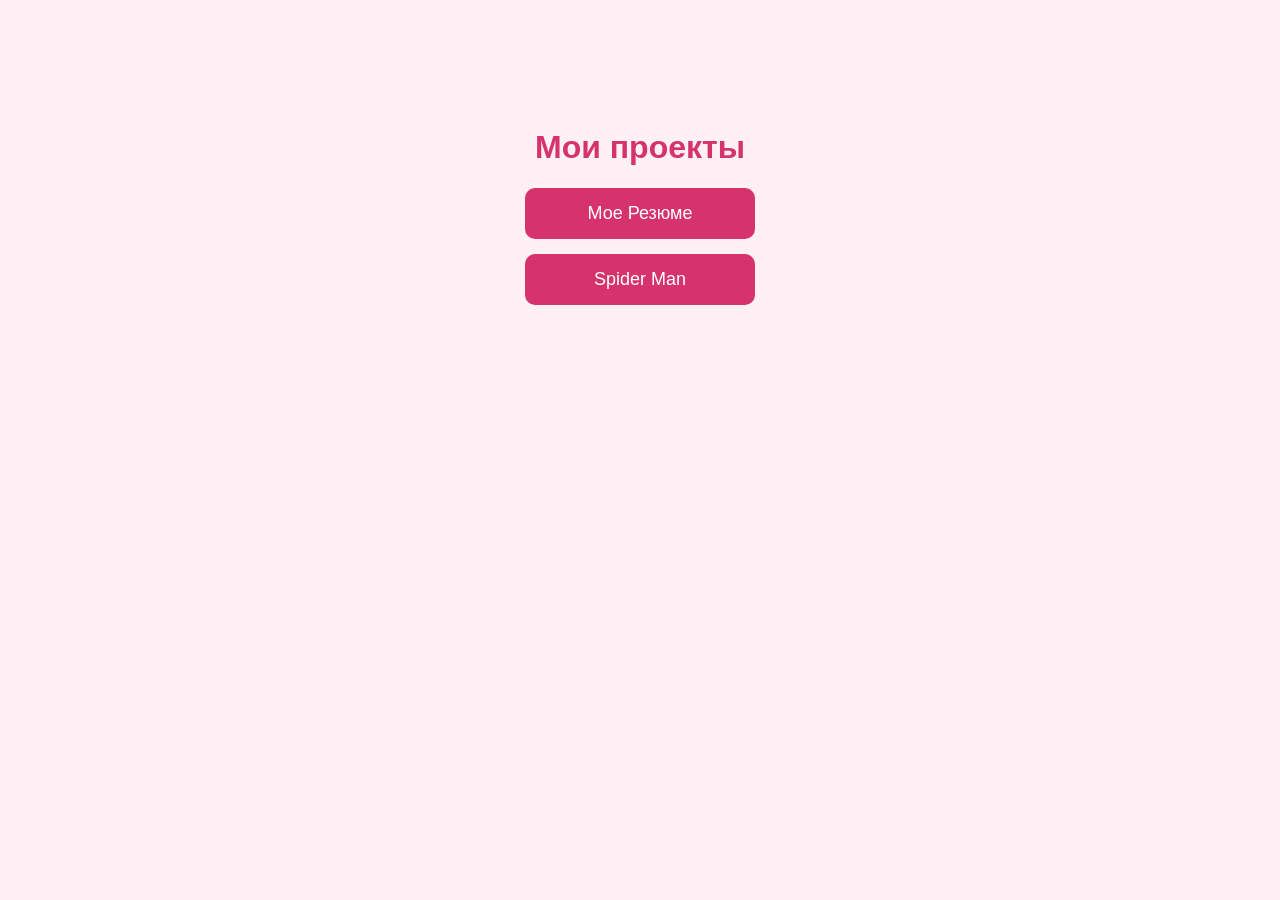
<file: index.html>
<!DOCTYPE html>
<html lang="ru">
<head>
    <meta charset="UTF-8">
    <title>Мои проекты</title>
    <style>
        body { font-family: Arial, sans-serif; background: #fff0f5; text-align: center; padding-top: 100px; }
        h1 { color: #d6336c; }
        a {
            display: block; width: 200px; margin: 15px auto; padding: 15px;
            background: #d6336c; color: white; text-decoration: none;
            border-radius: 10px; font-size: 18px;
        }
        a:hover { background: #a61e4d; }
    </style>
</head>
<body>
    <h1>Мои проекты</h1>
    <a href="resume/">Мое Резюме</a>
    <a href="spider-man/">Spider Man</a>
</body>
</html>
</file>
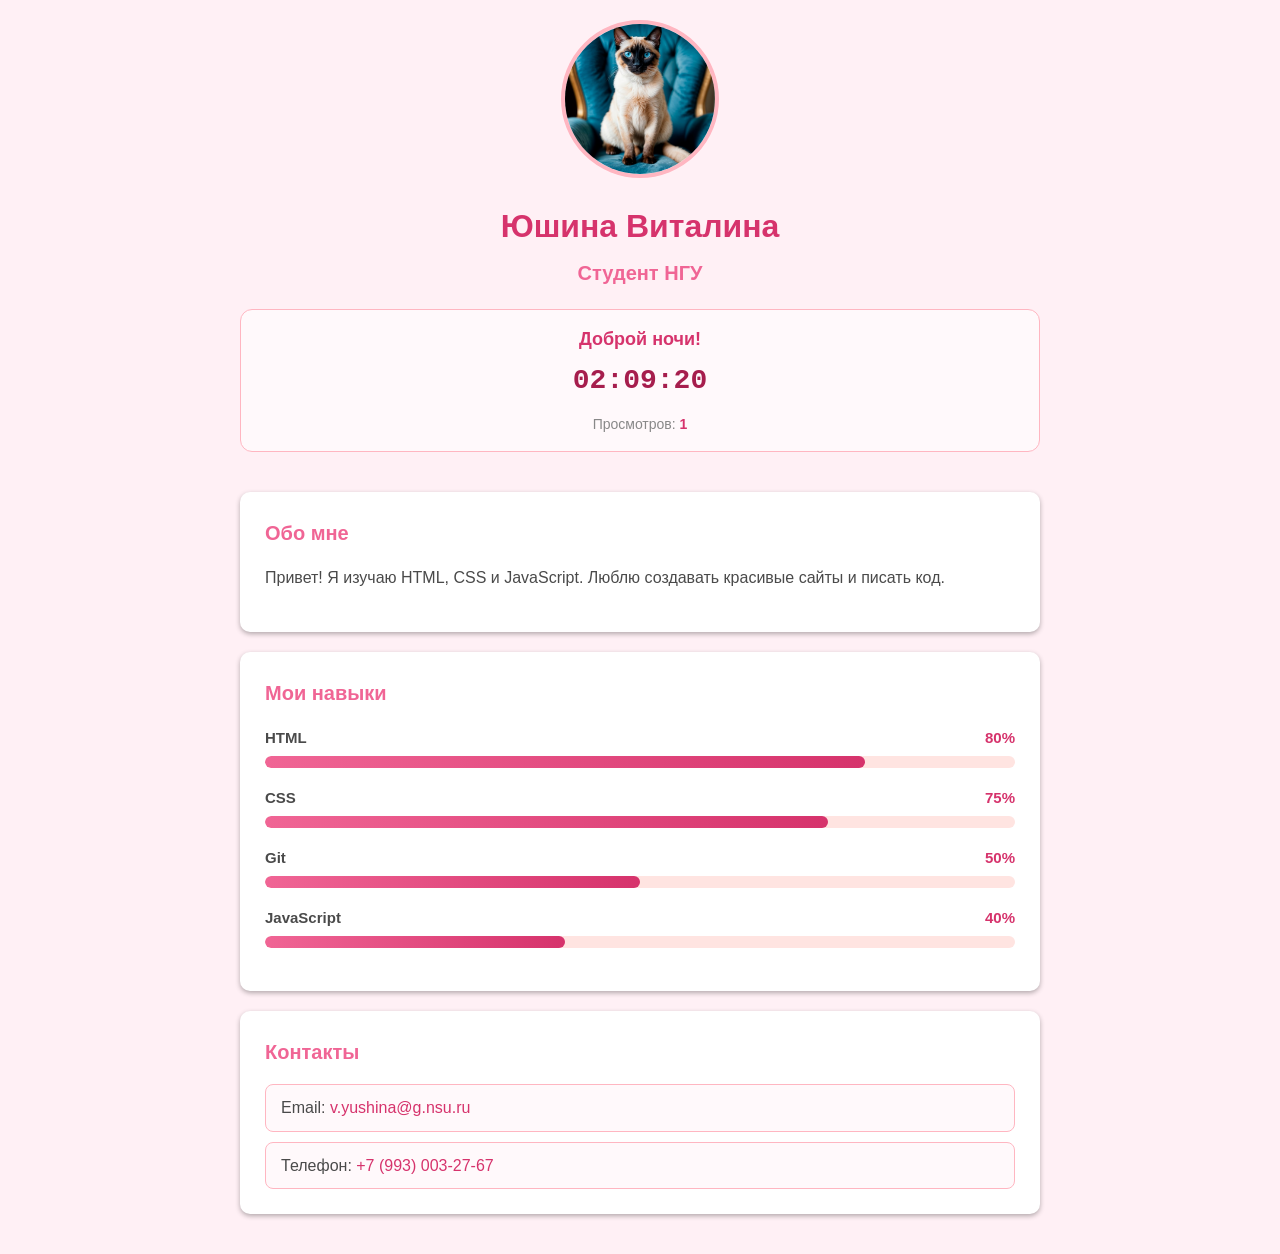
<file: resume/index.html>
<!DOCTYPE html>
<html lang="ru">
<head>
    <meta charset="UTF-8">
    <meta name="viewport" content="width=device-width, initial-scale=1.0">
    <title>Резюме — Виталина Юшина</title>
    <link rel="stylesheet" href="style.css">
</head>
<body>
    <div class="header">
        <img src="кот.jpg" alt="Моё фото" class="avatar">
        <h1>Юшина Виталина</h1>
        <h2>Студент НГУ</h2>
        <div class="greeting-box">
            <p id="greeting">Загрузка...</p>
            <p id="clock">00:00:00</p>
            <p class="visitors">Просмотров: <span id="visits">0</span></p>
        </div>
    </div>
    <div class="section">
        <h2>Обо мне</h2>
        <p>Привет! Я изучаю HTML, CSS и JavaScript. Люблю создавать красивые сайты и писать код.</p>
    </div>
    <div class="section">
        <h2>Мои навыки</h2>
        <div class="skill">
            <div class="skill-name">HTML <span class="skill-percent">80%</span></div>
            <div class="skill-bar"><div class="skill-fill" data-width="80%"></div></div>
        </div>
        <div class="skill">
            <div class="skill-name">CSS <span class="skill-percent">75%</span></div>
            <div class="skill-bar"><div class="skill-fill" data-width="75%"></div></div>
        </div>
        <div class="skill">
            <div class="skill-name">Git <span class="skill-percent">50%</span></div>
            <div class="skill-bar"><div class="skill-fill" data-width="50%"></div></div>
        </div>
        <div class="skill">
            <div class="skill-name">JavaScript <span class="skill-percent">40%</span></div>
            <div class="skill-bar"><div class="skill-fill" data-width="40%"></div></div>
        </div>
    </div>
    <div class="section">
        <h2>Контакты</h2>
        <div class="contacts">
            <p>Email: <a href="mailto:v.yushina@g.nsu.ru">v.yushina@g.nsu.ru</a></p>
            <p>Телефон: <a href="tel:+79930032767">+7 (993) 003-27-67</a></p>
        </div>
    </div>
    <script src="script.js"></script>
</body>
</html>
</file>
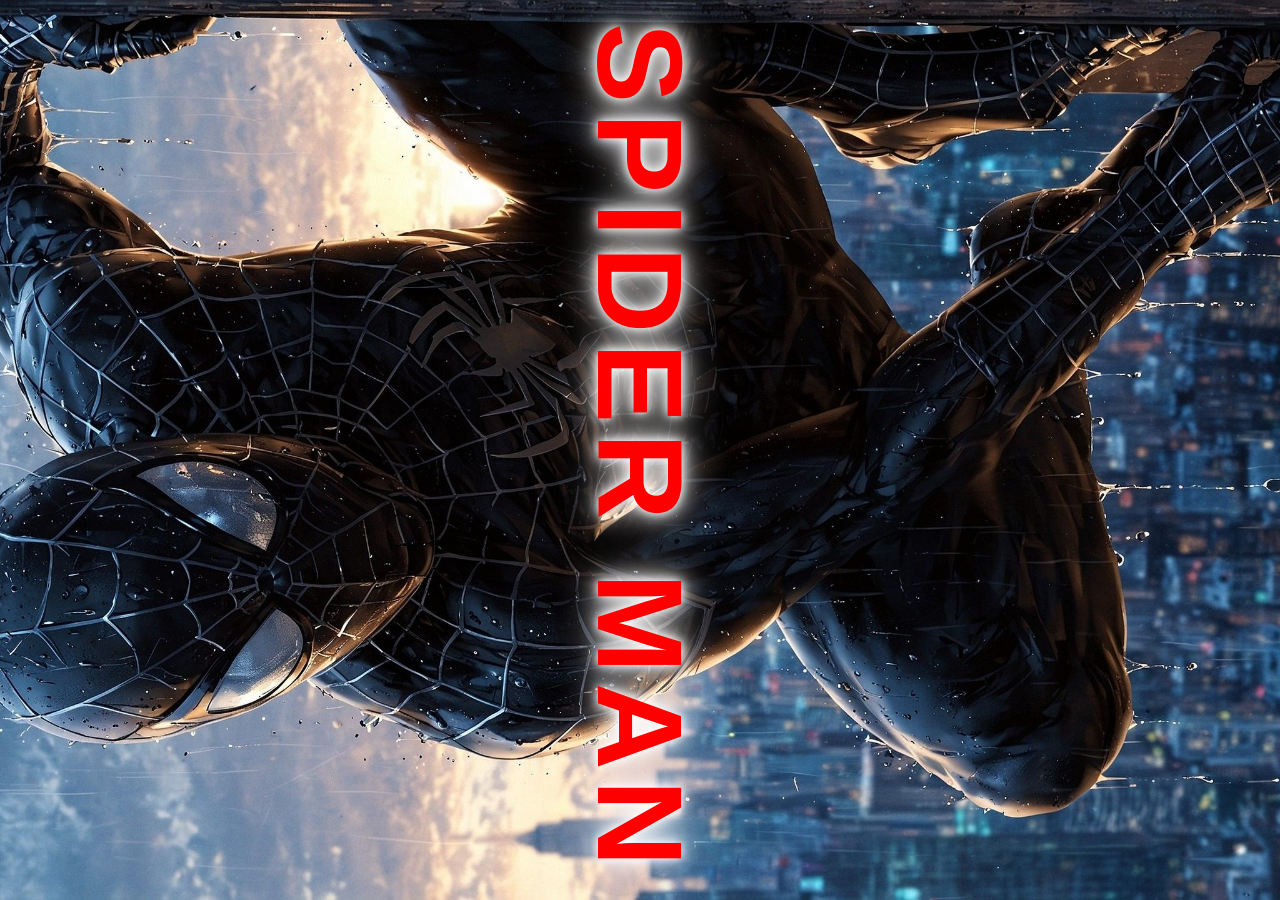
<file: spider-man/index.html>
<!DOCTYPE html>
<html lang="ru">
<head>
    <meta charset="UTF-8">
    <meta name="viewport" content="width=device-width, initial-scale=1.0">
    <title>Spider Man</title>
    <link rel="stylesheet" href="style2.css">
</head>
<body>

    <div class="poster">
        <h1 class="vertical-text">SPIDER MAN</h1>
    </div>

</body>
</html>
</file>
<file: resume/style.css>
body {
    font-family: 'Inter', Arial, sans-serif; 
    background-color: #fff0f5;
    color: #4a4a4a; 
    line-height: 1.6; 
    max-width: 800px; 
    margin: 0 auto; 
    padding: 20px; 
}

.header {
    text-align: center; 
    margin-bottom: 40px; 
}

.avatar {
    width: 150px; 
    height: 150px; 
    border-radius: 50%;
    object-fit: cover; 
    border: 4px solid #ffb6c1;
}

h1 {
    margin-top: 15px;
    margin-bottom: 5px;
    font-size: 32px;
    color: #d6336c;
}

h2 {
    color: #f06595;
    font-size: 20px;
    margin-top: 0;
}

.section {
    background-color: #ffffff; 
    padding: 25px; 
    margin-bottom: 20px; 
    border-radius: 10px; 
    box-shadow: 0 2px 5px rgba(0,0,0,0.30); 
}

ul {
    padding-left: 20px; 
}

a {
    color: #d6336c; 
    text-decoration: none; 
}

a:hover {
    text-decoration: underline; 
}

.contacts {
    display: flex;
    flex-direction: column;
    gap: 10px;
}

.contacts p {
    border: 1px solid #ffb6c1;
    padding: 10px 15px;
    border-radius: 8px;
    margin: 0;
    background-color: #fff9fb; 
    transition: border-color 0.5s ease;
}

.contacts p:hover {
    border-color: #d6336c; 
}

.greeting-box {
    margin-top: 20px;
    padding: 15px;
    background: #fff9fb;
    border-radius: 12px;
    border: 1px solid #ffb6c1;
}

#greeting {
    font-size: 18px;
    font-weight: 600;
    color: #d6336c;
    margin: 0 0 5px 0;
}

#clock {
    font-size: 28px;
    font-weight: bold;
    color: #a61e4d;
    margin: 0 0 10px 0;
    font-family: 'Courier New', monospace;
}

.visitors {
    margin: 0;
    font-size: 14px;
    color: #888;
}

.visitors span {
    color: #d6336c;
    font-weight: bold;
}

.skill {
    margin-bottom: 18px;
}

.skill-name {
    display: flex;
    justify-content: space-between;
    font-weight: 600;
    margin-bottom: 6px;
    color: #4a4a4a;
    font-size: 15px;
}

.skill-percent {
    color: #d6336c;
}

.skill-bar {
    width: 100%;
    height: 12px;
    background: #ffe4e1;
    border-radius: 10px;
    overflow: hidden;
}

.skill-fill {
    height: 100%;
    width: 0; 
    background: linear-gradient(90deg, #f06595, #d6336c);
    border-radius: 10px;
    transition: width 1.5s ease;
}
</file>
<file: spider-man/style2.css>
body, html {
    margin: 0;
    padding: 0;
    height: 100%;
    font-family: 'Impact', 'Arial Black', sans-serif;
}

.poster {
    background-image: url('spider.jpg'); 
    background-size: cover;
    background-position: center;
    background-repeat: no-repeat;
    height: 100vh;
    width: 100%;
    
    display: flex;
    justify-content: center;
    align-items: center;
}

.vertical-text {
    writing-mode: vertical-rl;     
    font-size: 120px; 
    color: red; 
    text-shadow: 0 0 10px #ffffff, 
                 0 0 20px #ffffff, 
                 0 0 40px #ffffff;
    margin: 0;
    text-transform: uppercase;
    letter-spacing: 10px;
    animation: fadeIn 2s ease-in-out;
}

@keyframes fadeIn {
    from { opacity: 0; transform: translateY(20px); }
    to { opacity: 1; transform: translateY(0); }
}

@media (max-width: 768px) {
    .vertical-text {
        font-size: 60px
        letter-spacing: 5px;
    }
}
</file>
